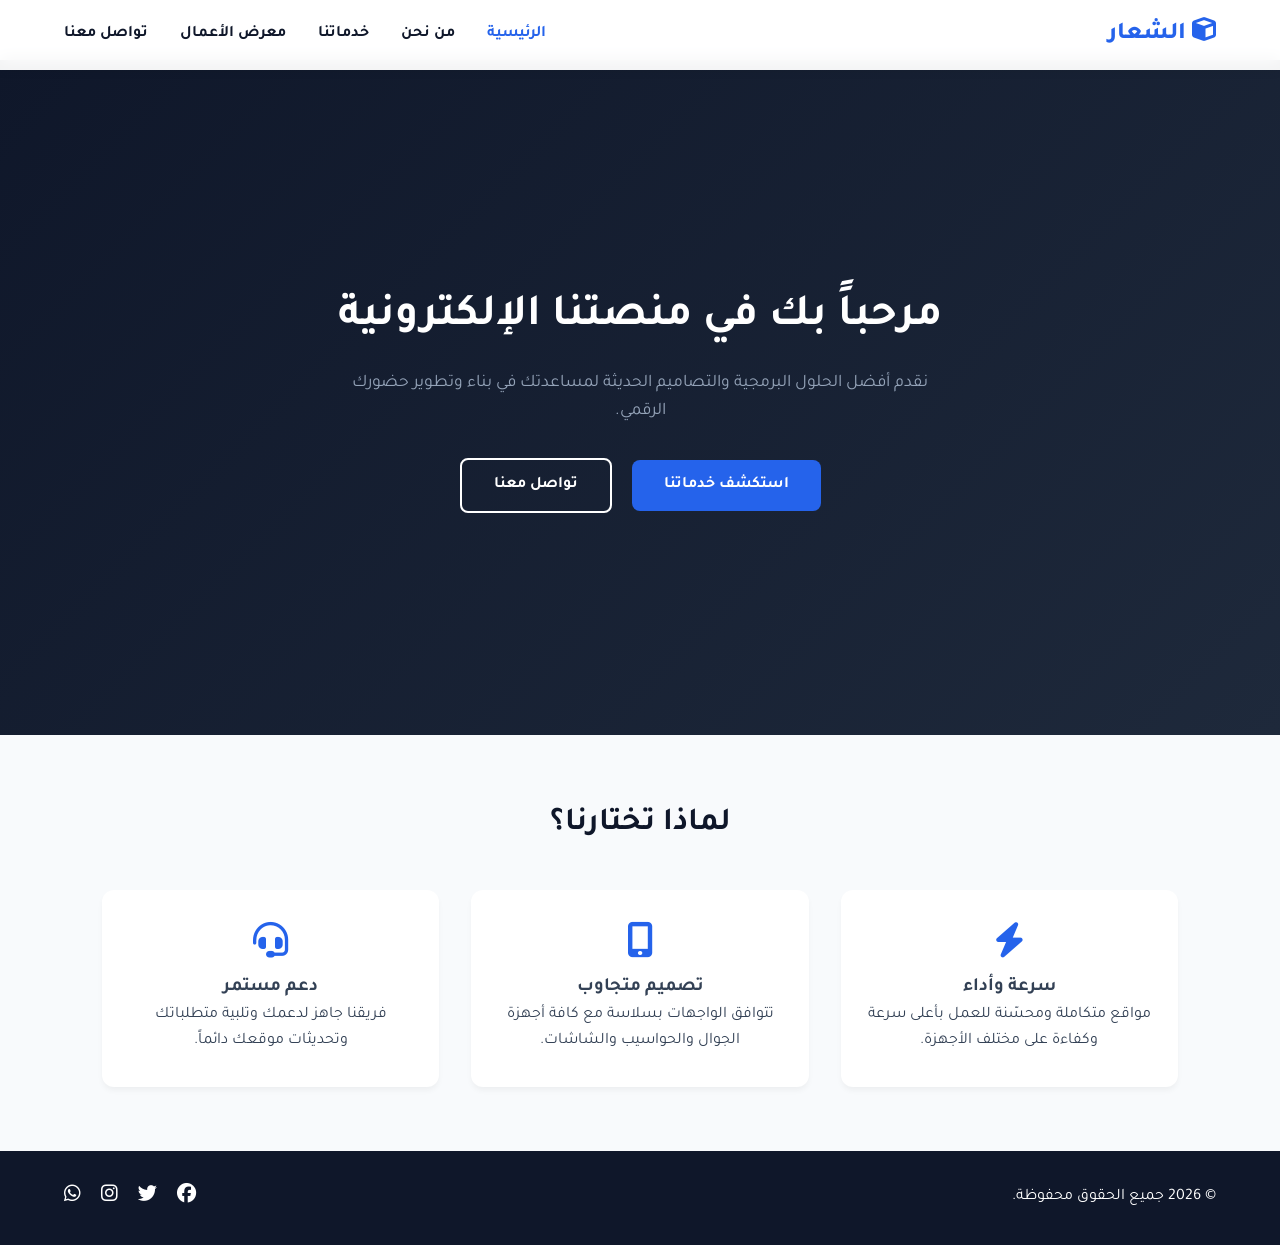
<file: index.html>
<!DOCTYPE html>
<html lang="ar" dir="rtl">
<head>
    <meta charset="UTF-8">
    <meta name="viewport" content="width=device-width, initial-scale=1.0">
    <title>الرئيسية - موقعي</title>
    <link rel="stylesheet" href="style.css">
    <link rel="stylesheet" href="https://cdnjs.cloudflare.com/ajax/libs/font-awesome/6.4.0/css/all.min.css">
</head>
<body>

    <!-- Header / Navbar -->
    <nav class="navbar">
        <div class="logo">
            <a href="index.html"><i class="fa-solid fa-cube"></i> الشعار</a>
        </div>
        <ul class="nav-links" id="navLinks">
            <li><a href="index.html" class="active">الرئيسية</a></li>
            <li><a href="about.html">من نحن</a></li>
            <li><a href="services.html">خدماتنا</a></li>
            <li><a href="portfolio.html">معرض الأعمال</a></li>
            <li><a href="contact.html">تواصل معنا</a></li>
        </ul>
        <div class="menu-toggle" id="mobileMenu">
            <i class="fa-solid fa-bars"></i>
        </div>
    </nav>

    <!-- Hero Section -->
    <header class="hero">
        <div class="hero-content">
            <h1>مرحباً بك في منصتنا الإلكترونية</h1>
            <p>نقدم أفضل الحلول البرمجية والتصاميم الحديثة لمساعدتك في بناء وتطوير حضورك الرقمي.</p>
            <div class="hero-buttons">
                <a href="services.html" class="btn btn-primary">استكشف خدماتنا</a>
                <a href="contact.html" class="btn btn-secondary">تواصل معنا</a>
            </div>
        </div>
    </header>

    <!-- Features Section -->
    <section class="section">
        <h2 class="section-title">لماذا تختارنا؟</h2>
        <div class="cards-grid">
            <div class="card">
                <i class="fa-solid fa-bolt card-icon"></i>
                <h3>سرعة وأداء</h3>
                <p>مواقع متكاملة ومحسّنة للعمل بأعلى سرعة وكفاءة على مختلف الأجهزة.</p>
            </div>
            <div class="card">
                <i class="fa-solid fa-mobile-screen-button card-icon"></i>
                <h3>تصميم متجاوب</h3>
                <p>تتوافق الواجهات بسلاسة مع كافة أجهزة الجوال والحواسيب والشاشات.</p>
            </div>
            <div class="card">
                <i class="fa-solid fa-headset card-icon"></i>
                <h3>دعم مستمر</h3>
                <p>فريقنا جاهز لدعمك وتلبية متطلباتك وتحديثات موقعك دائماً.</p>
            </div>
        </div>
    </section>

    <!-- Footer -->
    <footer class="footer">
        <p>&copy; 2026 جميع الحقوق محفوظة.</p>
        <div class="social-links">
            <a href="#"><i class="fa-brands fa-facebook"></i></a>
            <a href="#"><i class="fa-brands fa-twitter"></i></a>
            <a href="#"><i class="fa-brands fa-instagram"></i></a>
            <a href="#"><i class="fa-brands fa-whatsapp"></i></a>
        </div>
    </footer>

    <script src="script.js"></script>
</body>
</html>
</file>
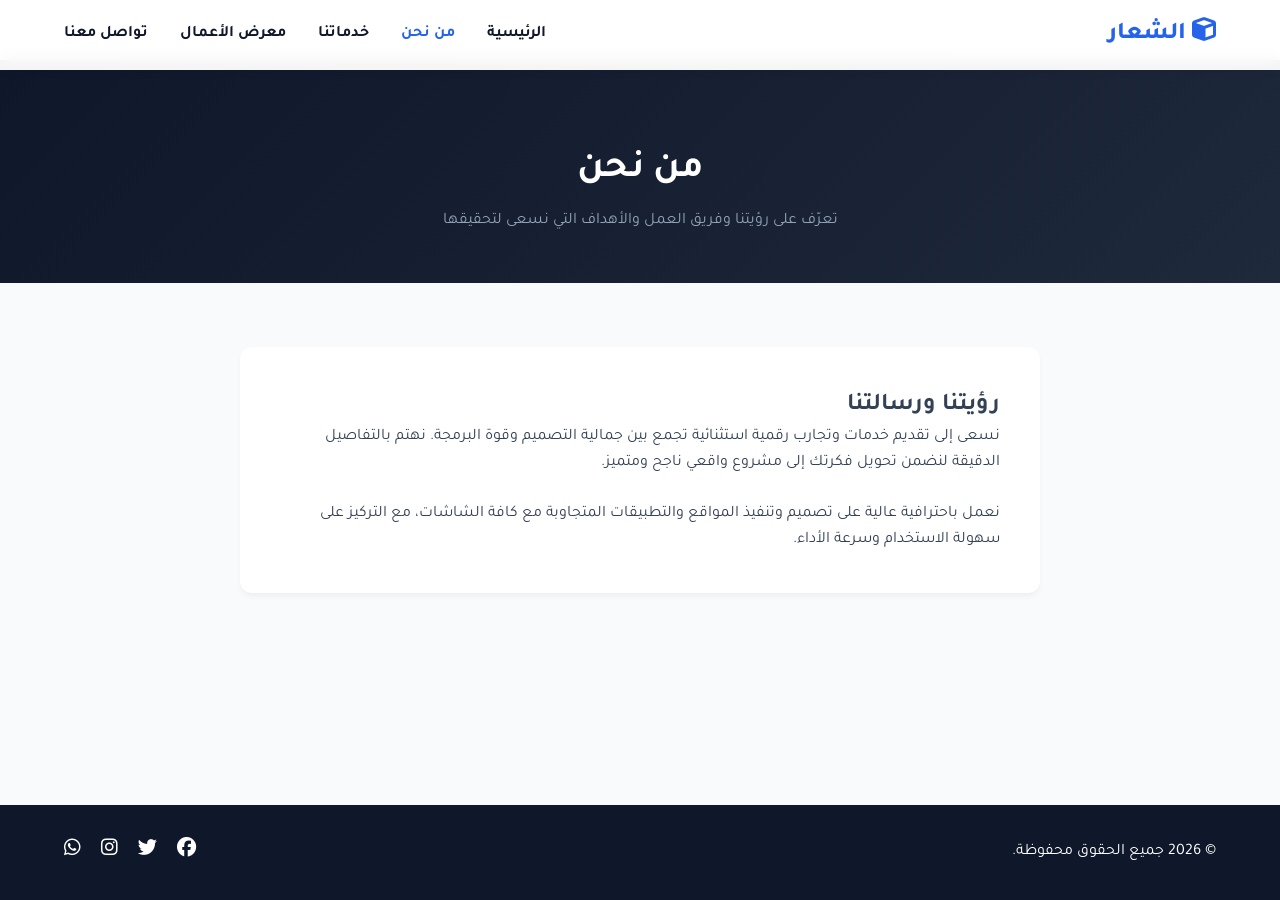
<file: about.html>
<!DOCTYPE html>
<html lang="ar" dir="rtl">
<head>
    <meta charset="UTF-8">
    <meta name="viewport" content="width=device-width, initial-scale=1.0">
    <title>من نحن - موقعي</title>
    <link rel="stylesheet" href="style.css">
    <link rel="stylesheet" href="https://cdnjs.cloudflare.com/ajax/libs/font-awesome/6.4.0/css/all.min.css">
</head>
<body>

    <nav class="navbar">
        <div class="logo">
            <a href="index.html"><i class="fa-solid fa-cube"></i> الشعار</a>
        </div>
        <ul class="nav-links" id="navLinks">
            <li><a href="index.html">الرئيسية</a></li>
            <li><a href="about.html" class="active">من نحن</a></li>
            <li><a href="services.html">خدماتنا</a></li>
            <li><a href="portfolio.html">معرض الأعمال</a></li>
            <li><a href="contact.html">تواصل معنا</a></li>
        </ul>
        <div class="menu-toggle" id="mobileMenu">
            <i class="fa-solid fa-bars"></i>
        </div>
    </nav>

    <!-- Page Banner -->
    <div class="page-banner">
        <h1>من نحن</h1>
        <p>تعرّف على رؤيتنا وفريق العمل والأهداف التي نسعى لتحقيقها</p>
    </div>

    <section class="section">
        <div class="about-container">
            <div class="about-text">
                <h2>رؤيتنا ورسالتنا</h2>
                <p>نسعى إلى تقديم خدمات وتجارب رقمية استثنائية تجمع بين جمالية التصميم وقوة البرمجة. نهتم بالتفاصيل الدقيقة لنضمن تحويل فكرتك إلى مشروع واقعي ناجح ومتميز.</p>
                <br>
                <p>نعمل باحترافية عالية على تصميم وتنفيذ المواقع والتطبيقات المتجاوبة مع كافة الشاشات، مع التركيز على سهولة الاستخدام وسرعة الأداء.</p>
            </div>
        </div>
    </section>

    <footer class="footer">
        <p>&copy; 2026 جميع الحقوق محفوظة.</p>
        <div class="social-links">
            <a href="#"><i class="fa-brands fa-facebook"></i></a>
            <a href="#"><i class="fa-brands fa-twitter"></i></a>
            <a href="#"><i class="fa-brands fa-instagram"></i></a>
            <a href="#"><i class="fa-brands fa-whatsapp"></i></a>
        </div>
    </footer>

    <script src="script.js"></script>
</body>
</html>
</file>
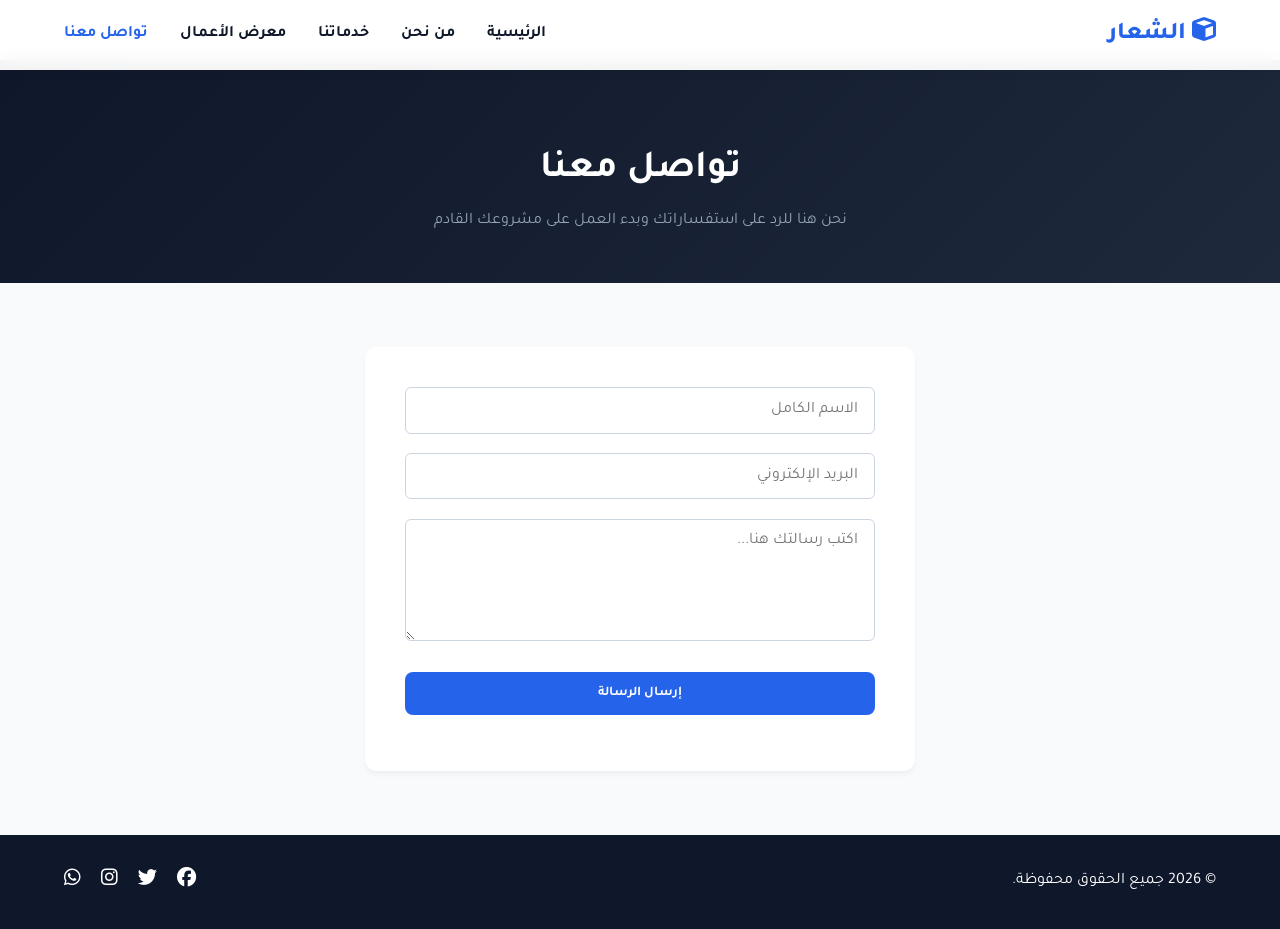
<file: contact.html>
<!DOCTYPE html>
<html lang="ar" dir="rtl">
<head>
    <meta charset="UTF-8">
    <meta name="viewport" content="width=device-width, initial-scale=1.0">
    <title>تواصل معنا - موقعي</title>
    <link rel="stylesheet" href="style.css">
    <link rel="stylesheet" href="https://cdnjs.cloudflare.com/ajax/libs/font-awesome/6.4.0/css/all.min.css">
</head>
<body>

    <nav class="navbar">
        <div class="logo">
            <a href="index.html"><i class="fa-solid fa-cube"></i> الشعار</a>
        </div>
        <ul class="nav-links" id="navLinks">
            <li><a href="index.html">الرئيسية</a></li>
            <li><a href="about.html">من نحن</a></li>
            <li><a href="services.html">خدماتنا</a></li>
            <li><a href="portfolio.html">معرض الأعمال</a></li>
            <li><a href="contact.html" class="active">تواصل معنا</a></li>
        </ul>
        <div class="menu-toggle" id="mobileMenu">
            <i class="fa-solid fa-bars"></i>
        </div>
    </nav>

    <div class="page-banner">
        <h1>تواصل معنا</h1>
        <p>نحن هنا للرد على استفساراتك وبدء العمل على مشروعك القادم</p>
    </div>

    <section class="section">
        <form class="contact-form" id="contactForm">
            <div class="input-group">
                <input type="text" id="name" placeholder="الاسم الكامل" required>
            </div>
            <div class="input-group">
                <input type="email" id="email" placeholder="البريد الإلكتروني" required>
            </div>
            <div class="input-group">
                <textarea id="message" rows="5" placeholder="اكتب رسالتك هنا..." required></textarea>
            </div>
            <button type="submit" class="btn btn-primary btn-full">إرسال الرسالة</button>
            <p class="form-feedback" id="formFeedback"></p>
        </form>
    </section>

    <footer class="footer">
        <p>&copy; 2026 جميع الحقوق محفوظة.</p>
        <div class="social-links">
            <a href="#"><i class="fa-brands fa-facebook"></i></a>
            <a href="#"><i class="fa-brands fa-twitter"></i></a>
            <a href="#"><i class="fa-brands fa-instagram"></i></a>
            <a href="#"><i class="fa-brands fa-whatsapp"></i></a>
        </div>
    </footer>

    <script src="script.js"></script>
</body>
</html>
</file>
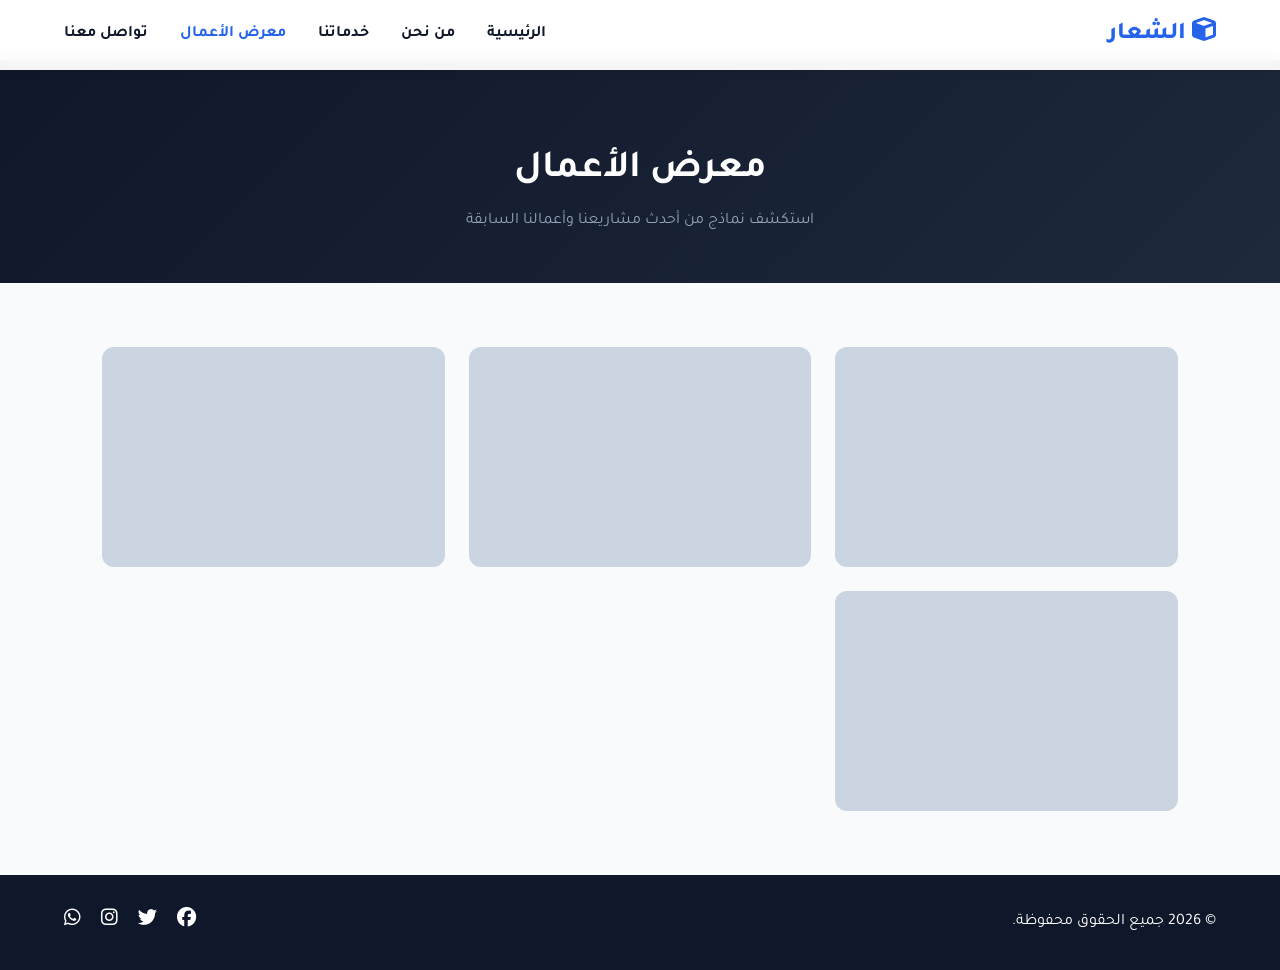
<file: portfolio.html>
<!DOCTYPE html>
<html lang="ar" dir="rtl">
<head>
    <meta charset="UTF-8">
    <meta name="viewport" content="width=device-width, initial-scale=1.0">
    <title>معرض الأعمال - موقعي</title>
    <link rel="stylesheet" href="style.css">
    <link rel="stylesheet" href="https://cdnjs.cloudflare.com/ajax/libs/font-awesome/6.4.0/css/all.min.css">
</head>
<body>

    <nav class="navbar">
        <div class="logo">
            <a href="index.html"><i class="fa-solid fa-cube"></i> الشعار</a>
        </div>
        <ul class="nav-links" id="navLinks">
            <li><a href="index.html">الرئيسية</a></li>
            <li><a href="about.html">من نحن</a></li>
            <li><a href="services.html">خدماتنا</a></li>
            <li><a href="portfolio.html" class="active">معرض الأعمال</a></li>
            <li><a href="contact.html">تواصل معنا</a></li>
        </ul>
        <div class="menu-toggle" id="mobileMenu">
            <i class="fa-solid fa-bars"></i>
        </div>
    </nav>

    <div class="page-banner">
        <h1>معرض الأعمال</h1>
        <p>استكشف نماذج من أحدث مشاريعنا وأعمالنا السابقة</p>
    </div>

    <section class="section">
        <div class="portfolio-grid">
            <div class="portfolio-item">
                <div class="portfolio-overlay">
                    <h3>متجر إلكتروني متكامل</h3>
                    <p>تصميم وتطوير واجهات متجر تفاعلي</p>
                </div>
            </div>
            <div class="portfolio-item">
                <div class="portfolio-overlay">
                    <h3>موقع خدمات وتواصل</h3>
                    <p>منصة تعريفية وتفاعلية</p>
                </div>
            </div>
            <div class="portfolio-item">
                <div class="portfolio-overlay">
                    <h3>تطبيق لوحة تحكم</h3>
                    <p>واجهة إدارة بيانات متقدمة</p>
                </div>
            </div>
            <div class="portfolio-item">
                <div class="portfolio-overlay">
                    <h3>هوية تجارية وتصاميم</h3>
                    <p>تصميمشعارات وتصاميم رقمية</p>
                </div>
            </div>
        </div>
    </section>

    <footer class="footer">
        <p>&copy; 2026 جميع الحقوق محفوظة.</p>
        <div class="social-links">
            <a href="#"><i class="fa-brands fa-facebook"></i></a>
            <a href="#"><i class="fa-brands fa-twitter"></i></a>
            <a href="#"><i class="fa-brands fa-instagram"></i></a>
            <a href="#"><i class="fa-brands fa-whatsapp"></i></a>
        </div>
    </footer>

    <script src="script.js"></script>
</body>
</html>
</file>
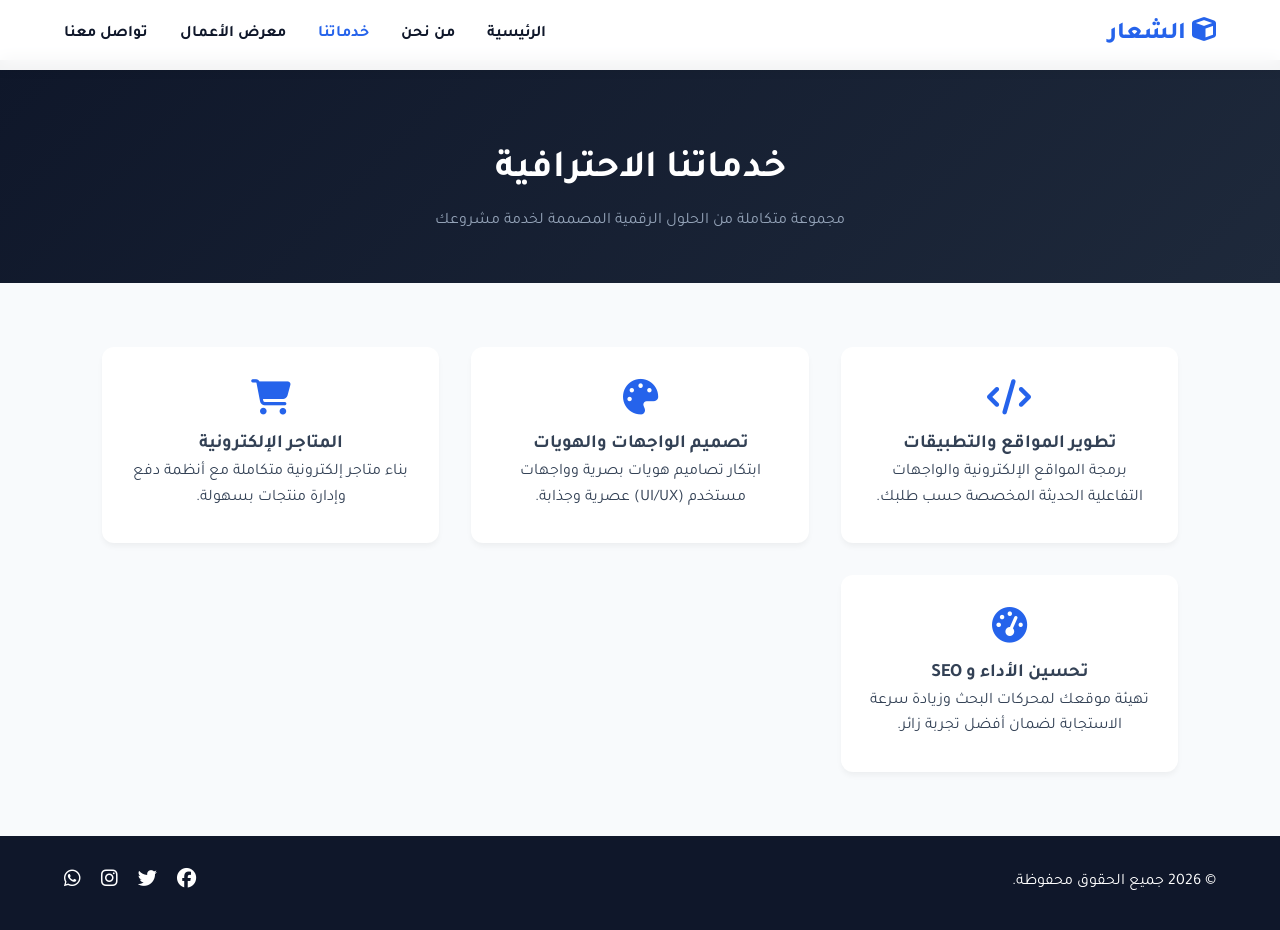
<file: services.html>
<!DOCTYPE html>
<html lang="ar" dir="rtl">
<head>
    <meta charset="UTF-8">
    <meta name="viewport" content="width=device-width, initial-scale=1.0">
    <title>خدماتنا - موقعي</title>
    <link rel="stylesheet" href="style.css">
    <link rel="stylesheet" href="https://cdnjs.cloudflare.com/ajax/libs/font-awesome/6.4.0/css/all.min.css">
</head>
<body>

    <nav class="navbar">
        <div class="logo">
            <a href="index.html"><i class="fa-solid fa-cube"></i> الشعار</a>
        </div>
        <ul class="nav-links" id="navLinks">
            <li><a href="index.html">الرئيسية</a></li>
            <li><a href="about.html">من نحن</a></li>
            <li><a href="services.html" class="active">خدماتنا</a></li>
            <li><a href="portfolio.html">معرض الأعمال</a></li>
            <li><a href="contact.html">تواصل معنا</a></li>
        </ul>
        <div class="menu-toggle" id="mobileMenu">
            <i class="fa-solid fa-bars"></i>
        </div>
    </nav>

    <div class="page-banner">
        <h1>خدماتنا الاحترافية</h1>
        <p>مجموعة متكاملة من الحلول الرقمية المصممة لخدمة مشروعك</p>
    </div>

    <section class="section">
        <div class="cards-grid">
            <div class="card">
                <i class="fa-solid fa-code card-icon"></i>
                <h3>تطوير المواقع والتطبيقات</h3>
                <p>برمجة المواقع الإلكترونية والواجهات التفاعلية الحديثة المخصصة حسب طلبك.</p>
            </div>
            <div class="card">
                <i class="fa-solid fa-palette card-icon"></i>
                <h3>تصميم الواجهات والهويات</h3>
                <p>ابتكار تصاميم هويات بصرية وواجهات مستخدم (UI/UX) عصرية وجذابة.</p>
            </div>
            <div class="card">
                <i class="fa-solid fa-cart-shopping card-icon"></i>
                <h3>المتاجر الإلكترونية</h3>
                <p>بناء متاجر إلكترونية متكاملة مع أنظمة دفع وإدارة منتجات بسهولة.</p>
            </div>
            <div class="card">
                <i class="fa-solid fa-gauge-high card-icon"></i>
                <h3>تحسين الأداء و SEO</h3>
                <p>تهيئة موقعك لمحركات البحث وزيادة سرعة الاستجابة لضمان أفضل تجربة زائر.</p>
            </div>
        </div>
    </section>

    <footer class="footer">
        <p>&copy; 2026 جميع الحقوق محفوظة.</p>
        <div class="social-links">
            <a href="#"><i class="fa-brands fa-facebook"></i></a>
            <a href="#"><i class="fa-brands fa-twitter"></i></a>
            <a href="#"><i class="fa-brands fa-instagram"></i></a>
            <a href="#"><i class="fa-brands fa-whatsapp"></i></a>
        </div>
    </footer>

    <script src="script.js"></script>
</body>
</html>
</file>
<file: style.css>
@import url('https://fonts.googleapis.com/css2?family=Tajawal:wght@400;500;700;800&display=swap');

:root {
    --primary-color: #2563eb;
    --primary-dark: #1d4ed8;
    --secondary-color: #0f172a;
    --bg-light: #f8fafc;
    --bg-white: #ffffff;
    --text-color: #334155;
    --text-light: #64748b;
    --transition: all 0.3s ease;
}

* {
    margin: 0;
    padding: 0;
    box-sizing: border-box;
    font-family: 'Tajawal', sans-serif;
}

body {
    background-color: var(--bg-light);
    color: var(--text-color);
    line-height: 1.6;
    display: flex;
    flex-direction: column;
    min-height: 100vh;
}

/* Navbar */
.navbar {
    position: fixed;
    top: 0;
    width: 100%;
    display: flex;
    justify-content: space-between;
    align-items: center;
    padding: 1rem 5%;
    background-color: rgba(255, 255, 255, 0.95);
    backdrop-filter: blur(8px);
    box-shadow: 0 2px 10px rgba(0, 0, 0, 0.05);
    z-index: 1000;
}

.logo a {
    font-size: 1.5rem;
    font-weight: 800;
    color: var(--primary-color);
    text-decoration: none;
}

.nav-links {
    display: flex;
    list-style: none;
    gap: 2rem;
}

.nav-links a {
    text-decoration: none;
    color: var(--secondary-color);
    font-weight: 600;
    transition: var(--transition);
}

.nav-links a:hover,
.nav-links a.active {
    color: var(--primary-color);
}

.menu-toggle {
    display: none;
    font-size: 1.5rem;
    cursor: pointer;
    color: var(--secondary-color);
}

/* Hero Section */
.hero {
    height: 75vh;
    display: flex;
    justify-content: center;
    align-items: center;
    text-align: center;
    background: linear-gradient(135deg, #0f172a 0%, #1e293b 100%);
    color: white;
    padding: 0 1rem;
    margin-top: 60px;
}

.hero-content h1 {
    font-size: 2.8rem;
    margin-bottom: 1rem;
}

.hero-content p {
    font-size: 1.1rem;
    color: #94a3b8;
    max-width: 600px;
    margin: 0 auto 2rem;
}

/* Internal Page Banner */
.page-banner {
    background: linear-gradient(135deg, #0f172a 0%, #1e293b 100%);
    color: white;
    text-align: center;
    padding: 5rem 1rem 3rem;
    margin-top: 60px;
}

.page-banner h1 {
    font-size: 2.4rem;
    margin-bottom: 0.5rem;
}

.page-banner p {
    color: #94a3b8;
}

/* Buttons */
.btn {
    display: inline-block;
    padding: 0.8rem 2rem;
    border-radius: 8px;
    text-decoration: none;
    font-weight: 700;
    transition: var(--transition);
    border: none;
    cursor: pointer;
}

.btn-primary {
    background-color: var(--primary-color);
    color: white;
}

.btn-primary:hover {
    background-color: var(--primary-dark);
}

.btn-secondary {
    background-color: transparent;
    color: white;
    border: 2px solid white;
    margin-right: 1rem;
}

.btn-secondary:hover {
    background-color: white;
    color: var(--secondary-color);
}

/* Common Section */
.section {
    padding: 4rem 8%;
    flex: 1;
}

.section-title {
    text-align: center;
    font-size: 2rem;
    margin-bottom: 2.5rem;
    color: var(--secondary-color);
}

/* Grid & Cards */
.cards-grid {
    display: grid;
    grid-template-columns: repeat(auto-fit, minmax(250px, 1fr));
    gap: 2rem;
}

.card {
    background: var(--bg-white);
    padding: 2rem 1.5rem;
    border-radius: 12px;
    text-align: center;
    box-shadow: 0 4px 6px -1px rgba(0,0,0,0.05);
    transition: var(--transition);
}

.card:hover {
    transform: translateY(-5px);
    box-shadow: 0 10px 15px -3px rgba(0,0,0,0.1);
}

.card-icon {
    font-size: 2.2rem;
    color: var(--primary-color);
    margin-bottom: 1rem;
}

/* About Container */
.about-container {
    max-width: 800px;
    margin: 0 auto;
    background: white;
    padding: 2.5rem;
    border-radius: 12px;
    box-shadow: 0 4px 6px -1px rgba(0,0,0,0.05);
}

/* Portfolio Grid */
.portfolio-grid {
    display: grid;
    grid-template-columns: repeat(auto-fit, minmax(280px, 1fr));
    gap: 1.5rem;
}

.portfolio-item {
    height: 220px;
    background-color: #cbd5e1;
    border-radius: 12px;
    position: relative;
    overflow: hidden;
}

.portfolio-overlay {
    position: absolute;
    top: 0; left: 0; right: 0; bottom: 0;
    background: rgba(15, 23, 42, 0.85);
    display: flex;
    flex-direction: column;
    justify-content: center;
    align-items: center;
    color: white;
    opacity: 0;
    transition: var(--transition);
}

.portfolio-item:hover .portfolio-overlay {
    opacity: 1;
}

/* Form */
.contact-form {
    max-width: 550px;
    margin: 0 auto;
    background: var(--bg-white);
    padding: 2.5rem;
    border-radius: 12px;
    box-shadow: 0 4px 6px -1px rgba(0,0,0,0.05);
}

.input-group {
    margin-bottom: 1.2rem;
}

.input-group input,
.input-group textarea {
    width: 100%;
    padding: 0.8rem 1rem;
    border: 1px solid #cbd5e1;
    border-radius: 6px;
    outline: none;
    font-size: 1rem;
}

.input-group input:focus,
.input-group textarea:focus {
    border-color: var(--primary-color);
}

.btn-full {
    width: 100%;
}

.form-feedback {
    margin-top: 1rem;
    text-align: center;
    font-weight: 600;
}

/* Footer */
.footer {
    background-color: var(--secondary-color);
    color: white;
    padding: 2rem 5%;
    display: flex;
    justify-content: space-between;
    align-items: center;
    flex-wrap: wrap;
    margin-top: auto;
}

.social-links a {
    color: white;
    font-size: 1.2rem;
    margin-right: 1rem;
}

/* Media Queries */
@media (max-width: 768px) {
    .menu-toggle {
        display: block;
    }

    .nav-links {
        position: absolute;
        top: 100%;
        right: 0;
        width: 100%;
        background-color: var(--bg-white);
        flex-direction: column;
        align-items: center;
        padding: 1.5rem 0;
        gap: 1.5rem;
        box-shadow: 0 4px 6px rgba(0,0,0,0.1);
        display: none;
    }

    .nav-links.active {
        display: flex;
    }

    .hero-content h1 {
        font-size: 2rem;
    }

    .btn-secondary {
        margin-right: 0;
        margin-top: 0.8rem;
    }

    .footer {
        flex-direction: column;
        gap: 1rem;
        text-align: center;
    }
}
</file>
